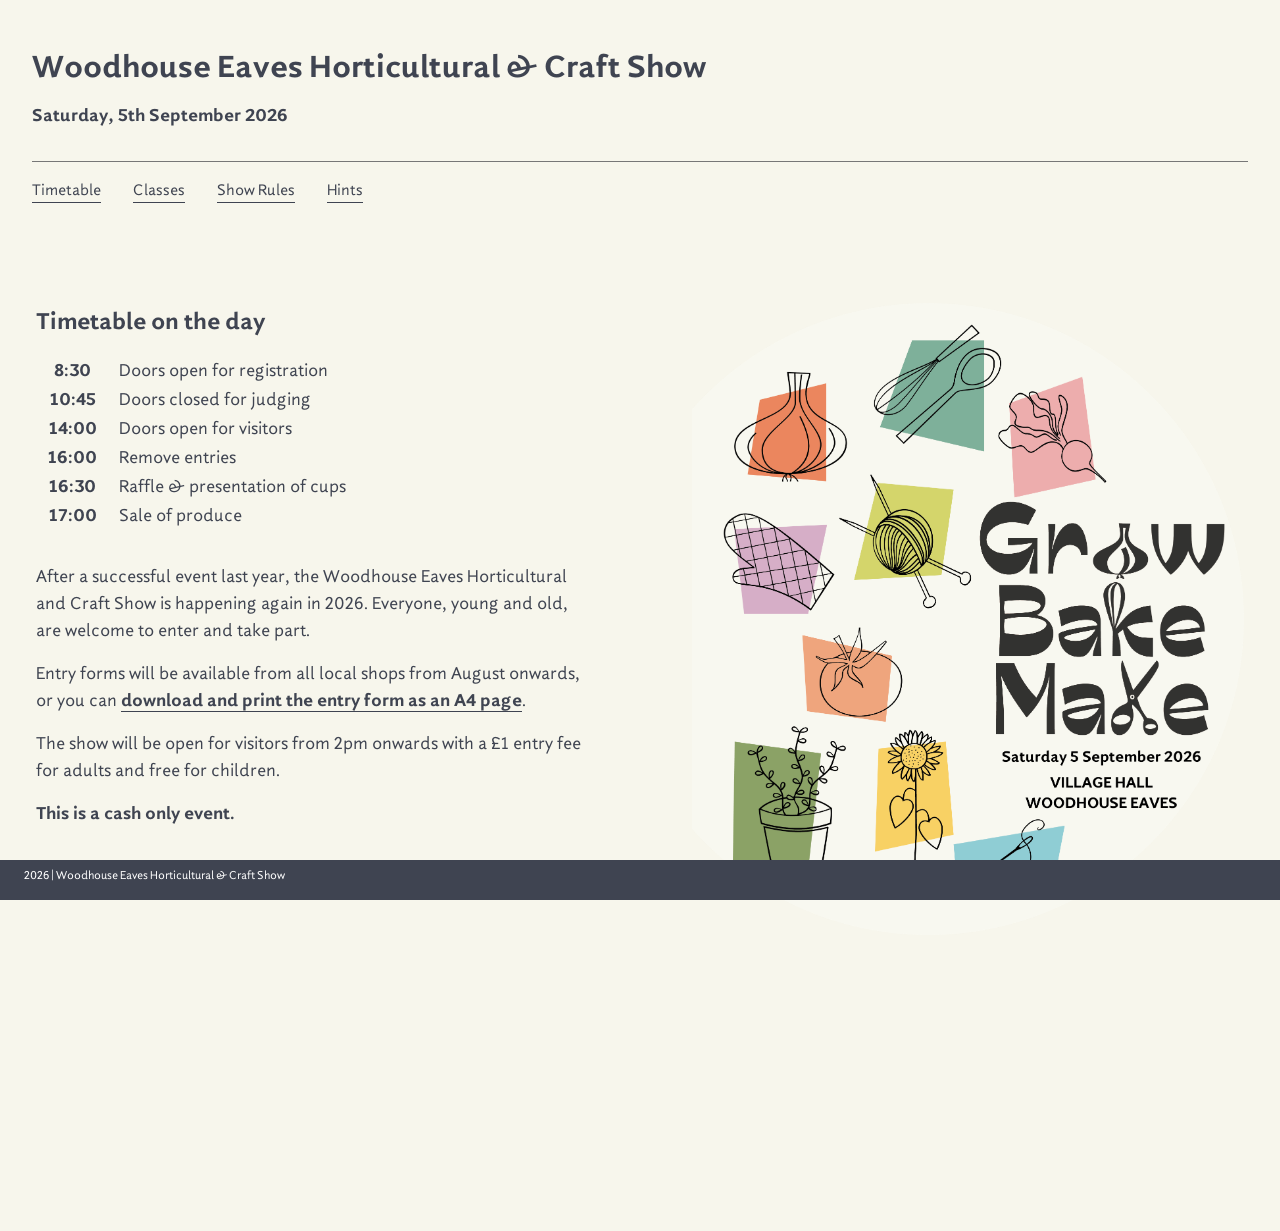
<file: index.html>
<!DOCTYPE html>
<html class="no-js">
<head>

	<meta charset="UTF-8" />
	<meta name="viewport" content="width=device-width, initial-scale=1.0">
    
    <title>Woodhouse Eaves Horticultural & Craft Show</title>    
    <link rel="stylesheet" href="css/screen.css?v=0.15" />        
</head>

<body>

<header>
    <h1><a href="index.html">Woodhouse Eaves Horticultural & Craft Show</a></h1>
    <p><strong>Saturday, 5th September 2026</strong></p>
    <hr>
	<nav>
		<ul>
            <li><a href="index.html">Timetable</a></li>
            <li><a href="classes.html">Classes</a></li>
            <li><a href="showrules.html">Show Rules</a></li>
            <li><a href="hints.html">Hints</a></li>
		</ul>
    </nav>
</header>

<section id="timetable">
	<h2>Timetable on the day</h2>
    <table>
        <tr><th>8:30</th> <td>Doors open for registration</td></tr>
        <tr><th>10:45</th><td>Doors closed for judging</td></tr>
        <tr><th>14:00</th><td>Doors open for visitors</td></tr>
        <tr><th>16:00</th><td>Remove entries</td></tr>
        <tr><th>16:30</th><td>Raffle & presentation of cups</td></tr>
        <tr><th>17:00</th><td>Sale of produce</td></tr>
    </table>
    <p>After a successful event last year, the Woodhouse Eaves Horticultural and Craft Show is happening again in 2026. Everyone, young and old, are welcome to enter and take part.</p>
    <p>Entry forms will be available from all local shops from August onwards, or you can <a href="assets/WEHS26-entryform.pdf" download"assets/WEHS26-entryform.pdf">download and print the entry form as an A4 page</a>.</p>
    <p>The show will be open for visitors from 2pm onwards with a £1 entry fee for adults and free for children. </p>
    <p><strong>This is a cash only event.</strong></p>
</section>
    
<figure class="poster">
    <img src="images/WEHS26-Poster.png" alt="Event poster">
</figure>

<footer>
   	<p>2026 | Woodhouse Eaves Horticultural & Craft Show</p>
</footer>

</body>
</html>
</file>
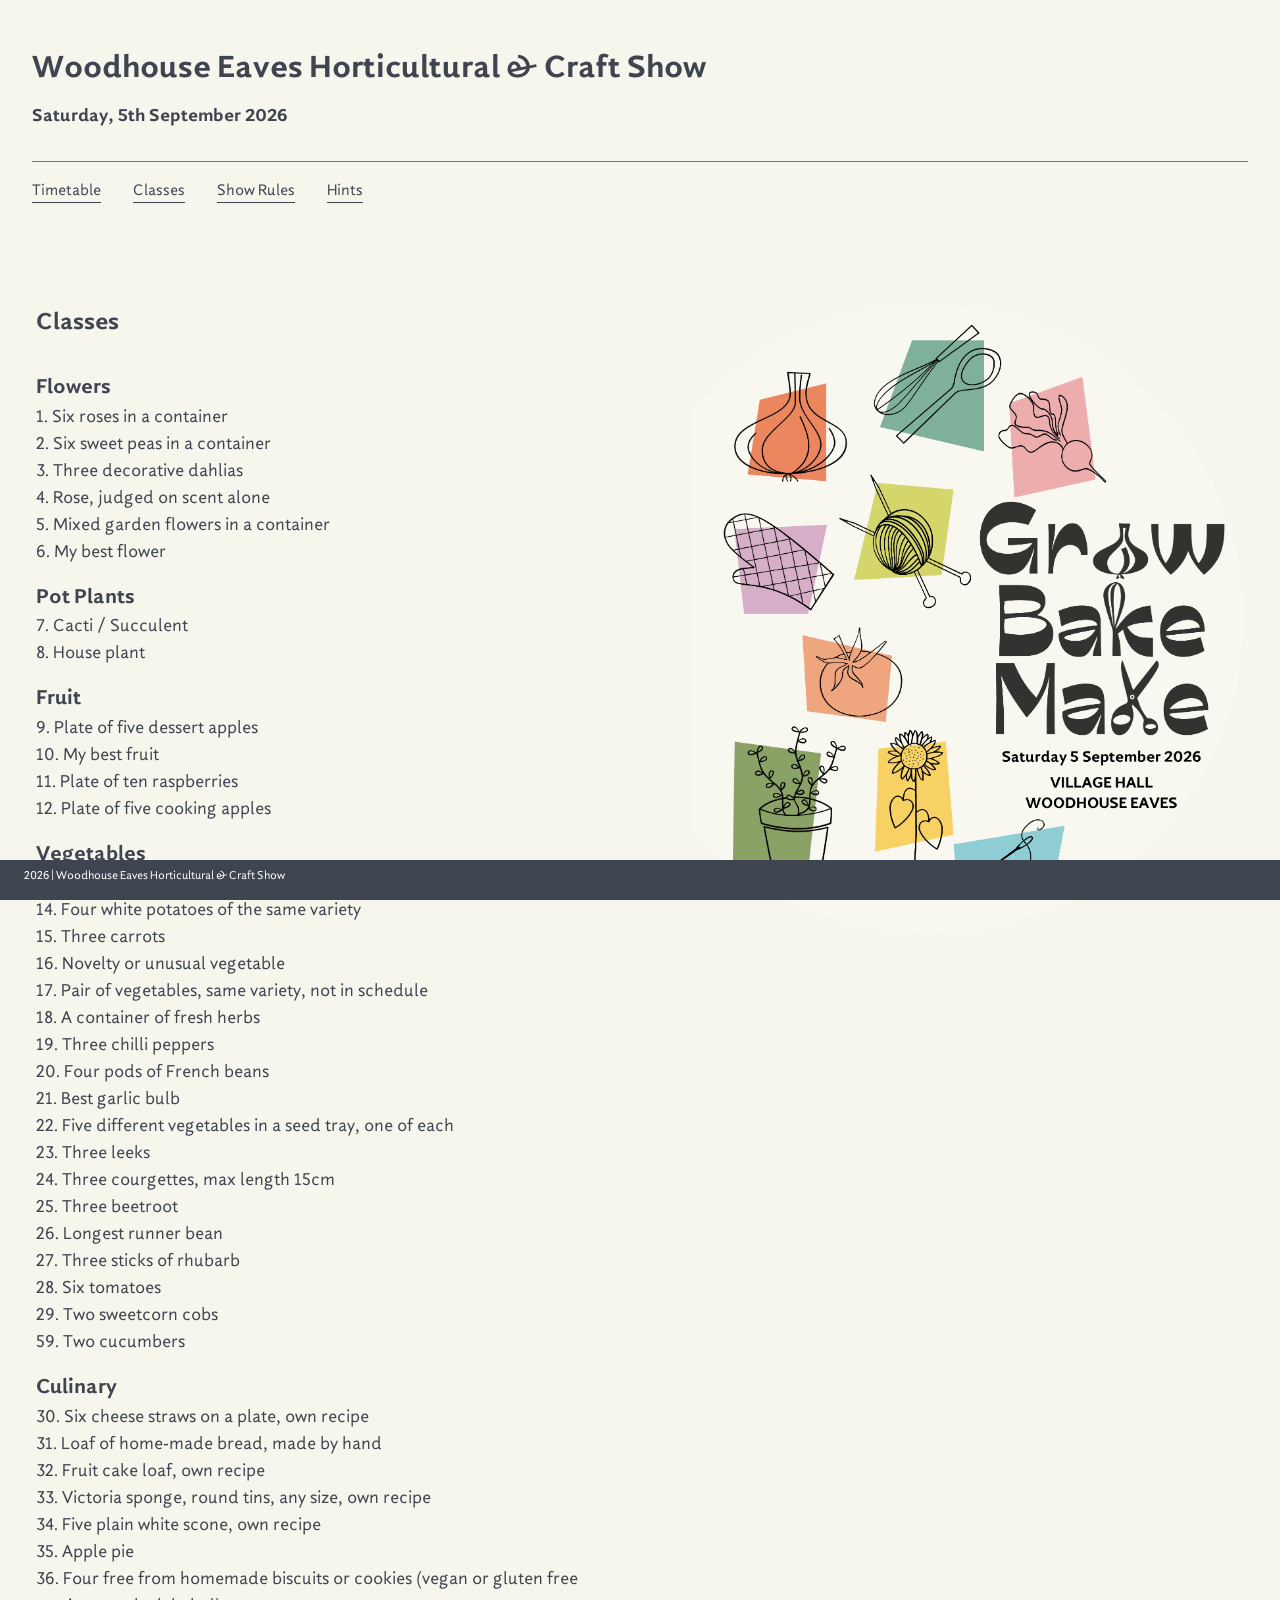
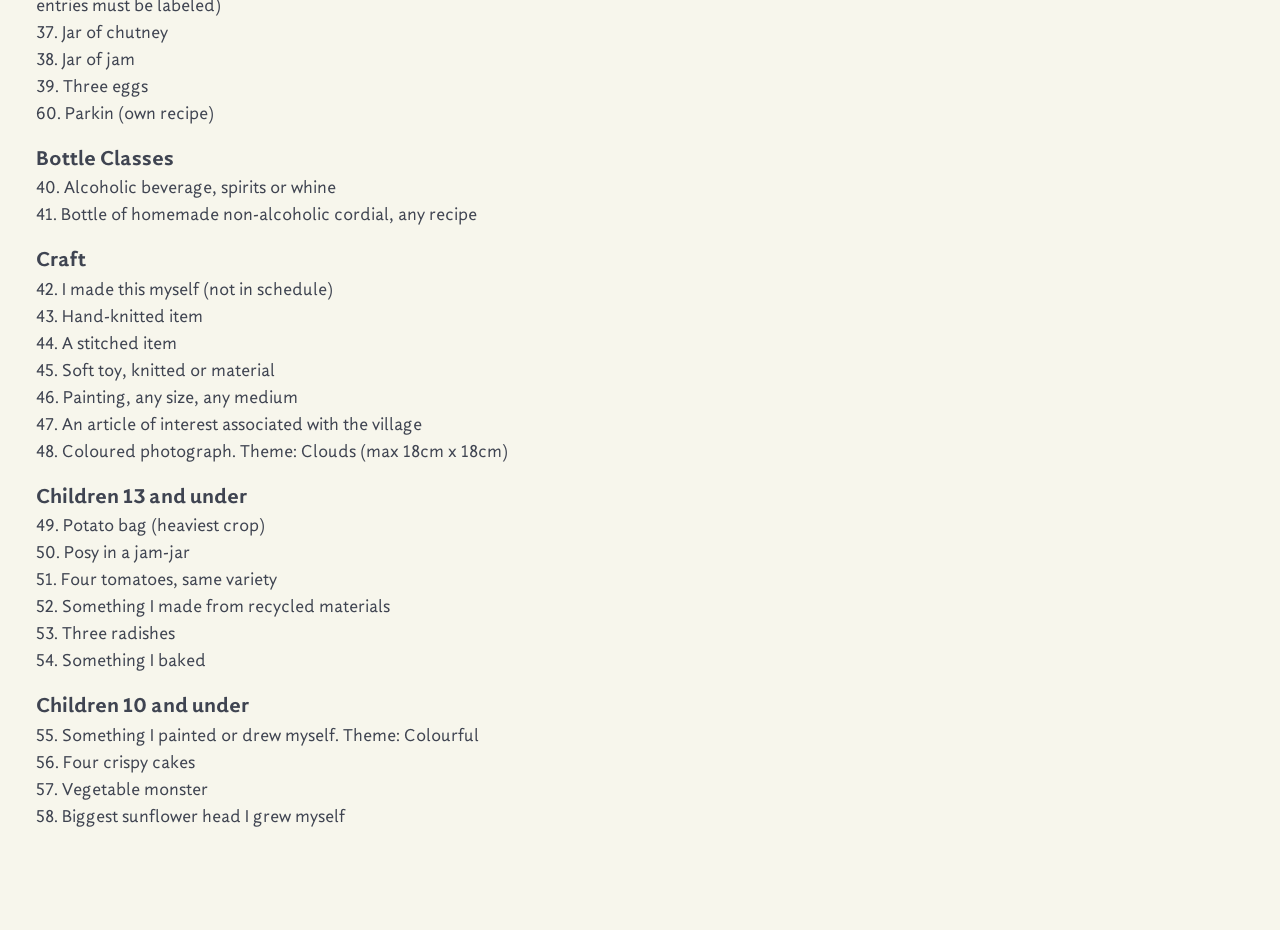
<file: classes.html>
<!DOCTYPE html>
<html class="no-js">
<head>

	<meta charset="UTF-8" />
	<meta name="viewport" content="width=device-width, initial-scale=1.0">
    
    <title>Woodhouse Eaves Horticultural & Craft Show</title>    
    <link rel="stylesheet" href="css/screen.css?v=0.15" />        
</head>

<body>

<header>
    <h1><a href="index.html">Woodhouse Eaves Horticultural & Craft Show</a></h1>
    <p><strong>Saturday, 5th September 2026</strong></p>
    <hr>
	<nav>
		<ul>
            <li><a href="index.html">Timetable</a></li>
            <li><a href="classes.html">Classes</a></li>
            <li><a href="showrules.html">Show Rules</a></li>
            <li><a href="hints.html">Hints</a></li>
		</ul>
    </nav>
</header>

<!-- Counter resets need to be one less then the target class number -->

<section id="classes">
	<h2>Classes</h2>
    <h3>Flowers</h3>
    <ol class="start">
        <li>Six roses in a container</li>
        <li>Six sweet peas in a container</li>
        <li>Three decorative dahlias</li>
        <li>Rose, judged on scent alone</li>
        <li>Mixed garden flowers in a container</li>
        <li>My best flower</li>
    </ol>
    <h3>Pot Plants</h3>
    <ol class="continue">
        <li>Cacti / Succulent</li>
        <li>House plant</li>
    </ol>
    <h3>Fruit</h3>
    <ol class="continue">
        <li>Plate of five dessert apples</li>
        <li>My best fruit</li>
        <li>Plate of ten raspberries</li>
        <li>Plate of five cooking apples</li>
    </ol>
    <h3>Vegetables</h3>
    <ol class="continue">
        <li>Three onions, each 250g or under</li>
        <li>Four white potatoes of the same variety</li>
        <li>Three carrots</li>
        <li>Novelty or unusual vegetable</li>
        <li>Pair of vegetables, same variety, not in schedule</li>
        <li>A container of fresh herbs</li>
        <li>Three chilli peppers</li>
        <li>Four pods of French beans</li>
        <li>Best garlic bulb</li>
        <li>Five different vegetables in a seed tray, one of each</li>
        <li>Three leeks</li>
        <li>Three courgettes, max length 15cm</li>
        <li>Three beetroot</li>
        <li>Longest runner bean</li>
        <li>Three sticks of rhubarb</li>
        <li>Six tomatoes </li>
        <li>Two sweetcorn cobs</li>
        <li style="counter-reset: classes 58;">Two cucumbers</li><!-- Reset to class 59 -->
    </ol>
    <h3>Culinary</h3>
    <ol class="continue" style="counter-reset: classes 29;">
        <li>Six cheese straws on a plate, own recipe</li>
        <li>Loaf of home-made bread, made by hand</li>
        <li>Fruit cake loaf, own recipe</li>
        <li>Victoria sponge, round tins, any size, own recipe</li>
        <li>Five plain white scone, own recipe</li>
        <li>Apple pie</li>
        <li>Four free from homemade biscuits or cookies (vegan or gluten free entries must be labeled)</li>
        <li>Jar of chutney</li>
        <li>Jar of jam</li>
        <li>Three eggs</li>
        <li style="counter-reset: classes 59;">Parkin (own recipe)</li><!-- Reset to class 60 -->
    </ol>
    <h3>Bottle Classes</h3>
    <ol class="continue" style="counter-reset: classes 39;">
        <li>Alcoholic beverage, spirits or whine</li>
        <li>Bottle of homemade non-alcoholic cordial, any recipe</li>
    </ol>
    <h3>Craft</h3>
    <ol class="continue" style="counter-reset: classes 41;">
        <li>I made this myself (not in schedule)</li>
        <li>Hand-knitted item</li>
        <li>A stitched item</li>
        <li>Soft toy, knitted or material</li>
        <li>Painting, any size, any medium</li>
        <li>An article of interest associated with the village</li>
        <li>Coloured photograph. Theme: Clouds (max 18cm x 18cm)</li>
    </ol>
    <h3>Children 13 and under</h3>
    <ol class="continue" style="counter-reset: classes 48;">
        <li>Potato bag (heaviest crop)</li>
        <li>Posy in a jam-jar</li>
        <li>Four tomatoes, same variety</li>
        <li>Something I made from recycled materials</li>
        <li>Three radishes</li>
        <li>Something I baked</li>
    </ol>
    <h3>Children 10 and under</h3>
    <ol class="continue" style="counter-reset: classes 54;">
        <li>Something I painted or drew myself. Theme: Colourful</li>
        <li>Four crispy cakes</li>
        <li>Vegetable monster</li>
        <li>Biggest sunflower head I grew myself</li>
    </ol>
</section>

<figure class="poster">
    <img src="images/WEHS26-Poster.png" alt="Event poster">
</figure>

<footer>
   	<p>2026 | Woodhouse Eaves Horticultural & Craft Show</p>
</footer>

</body>
</html>
</file>
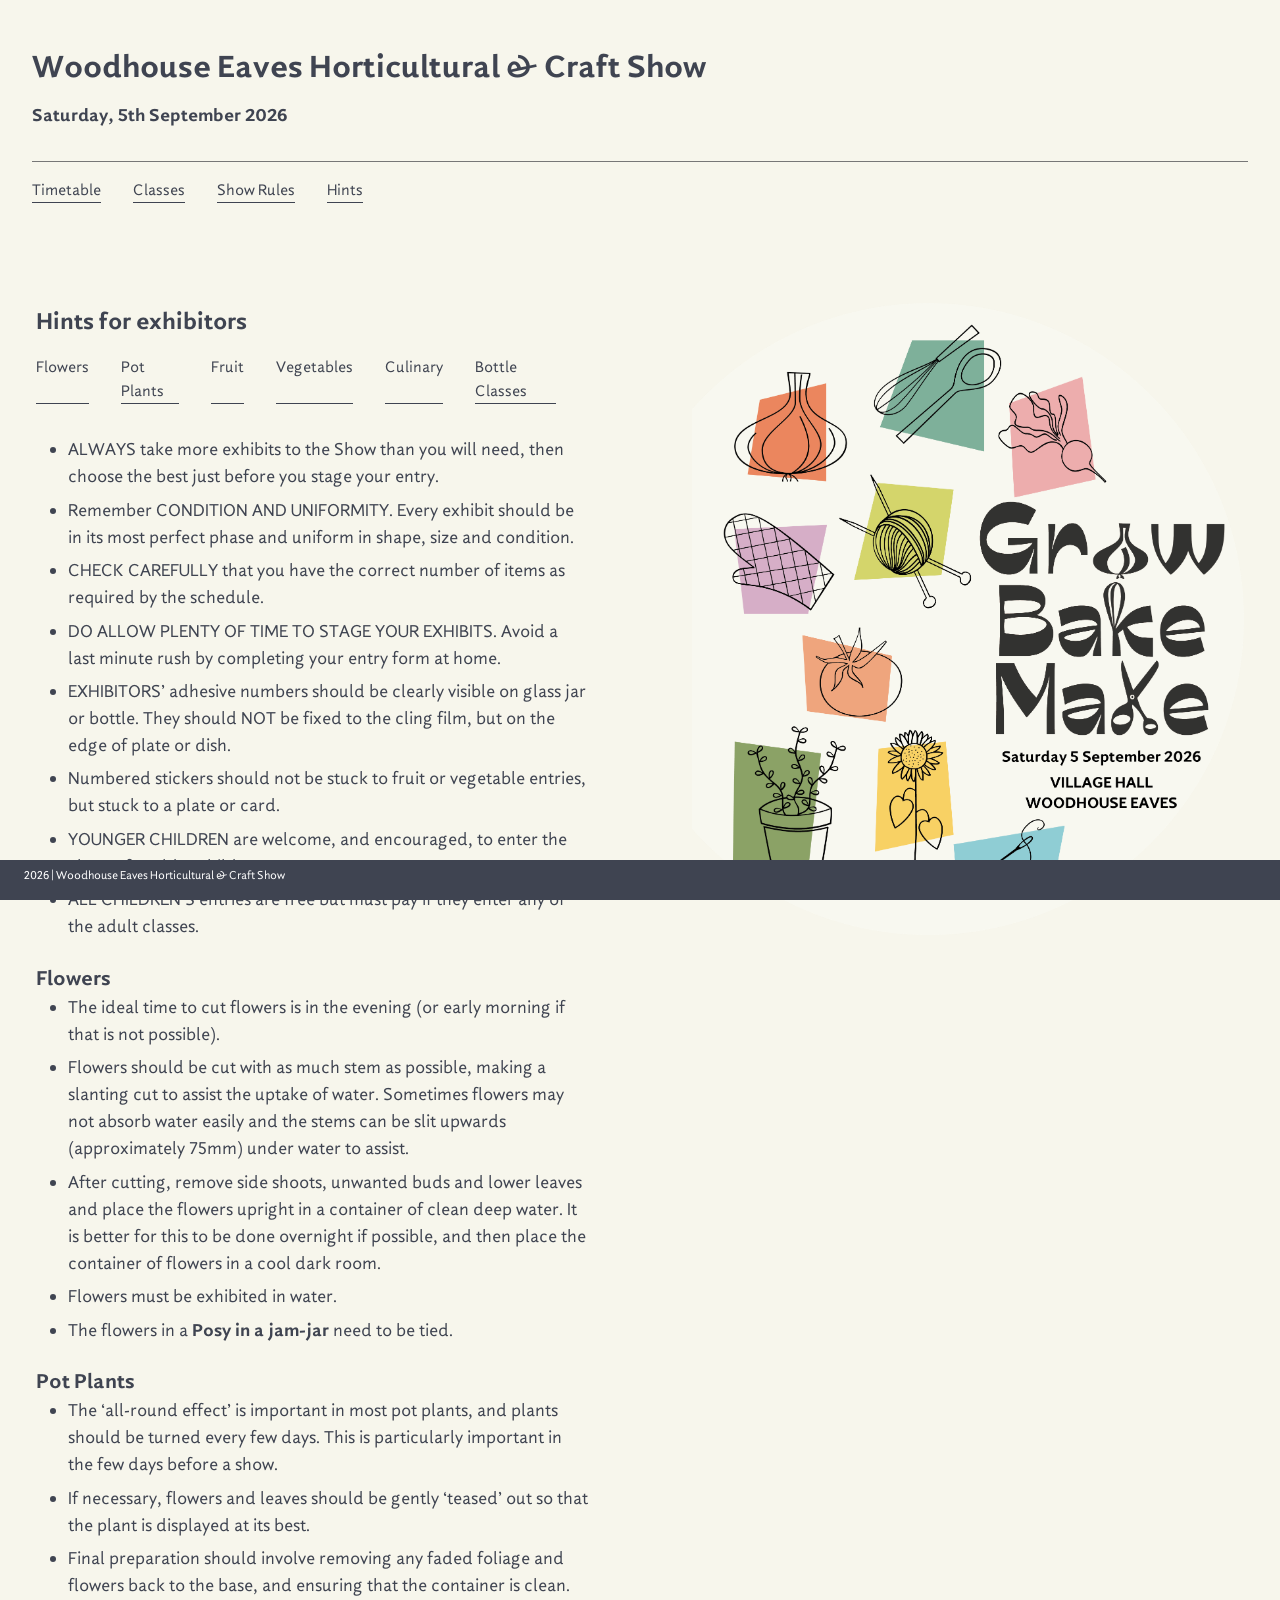
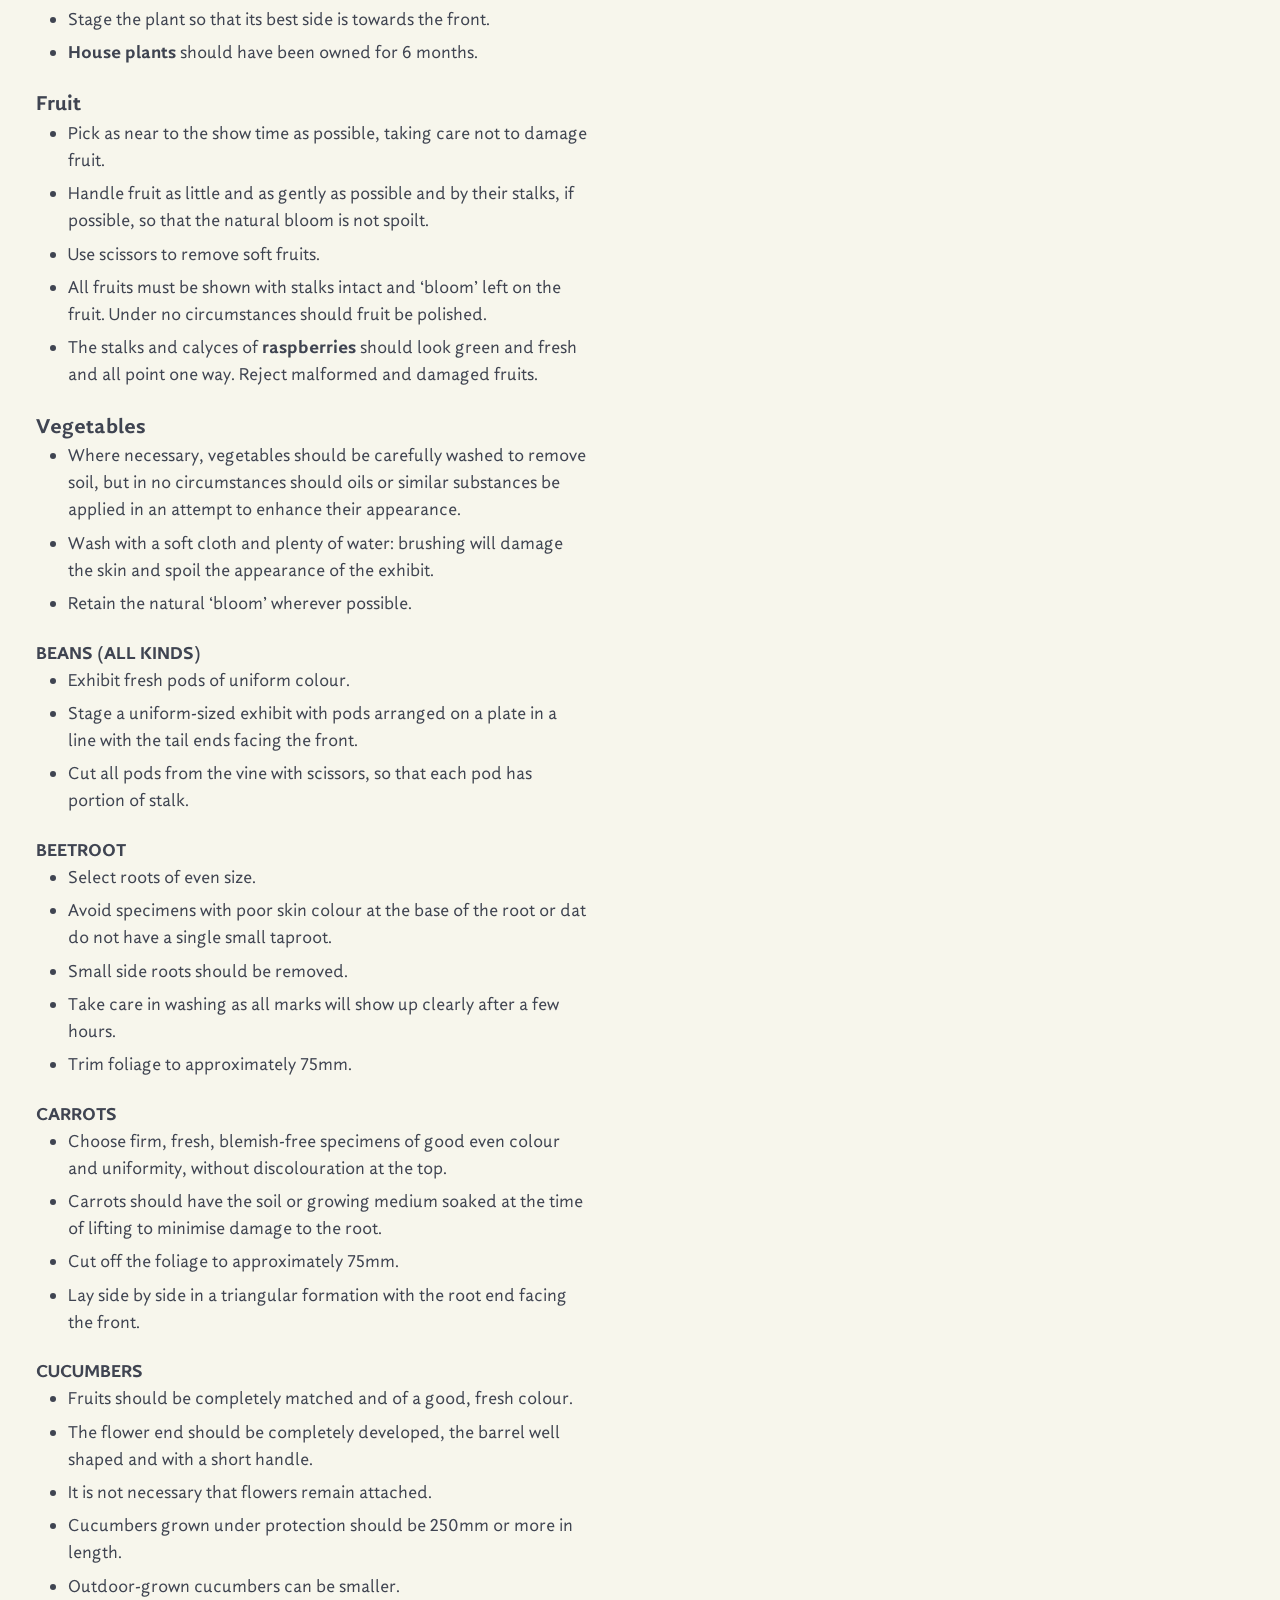
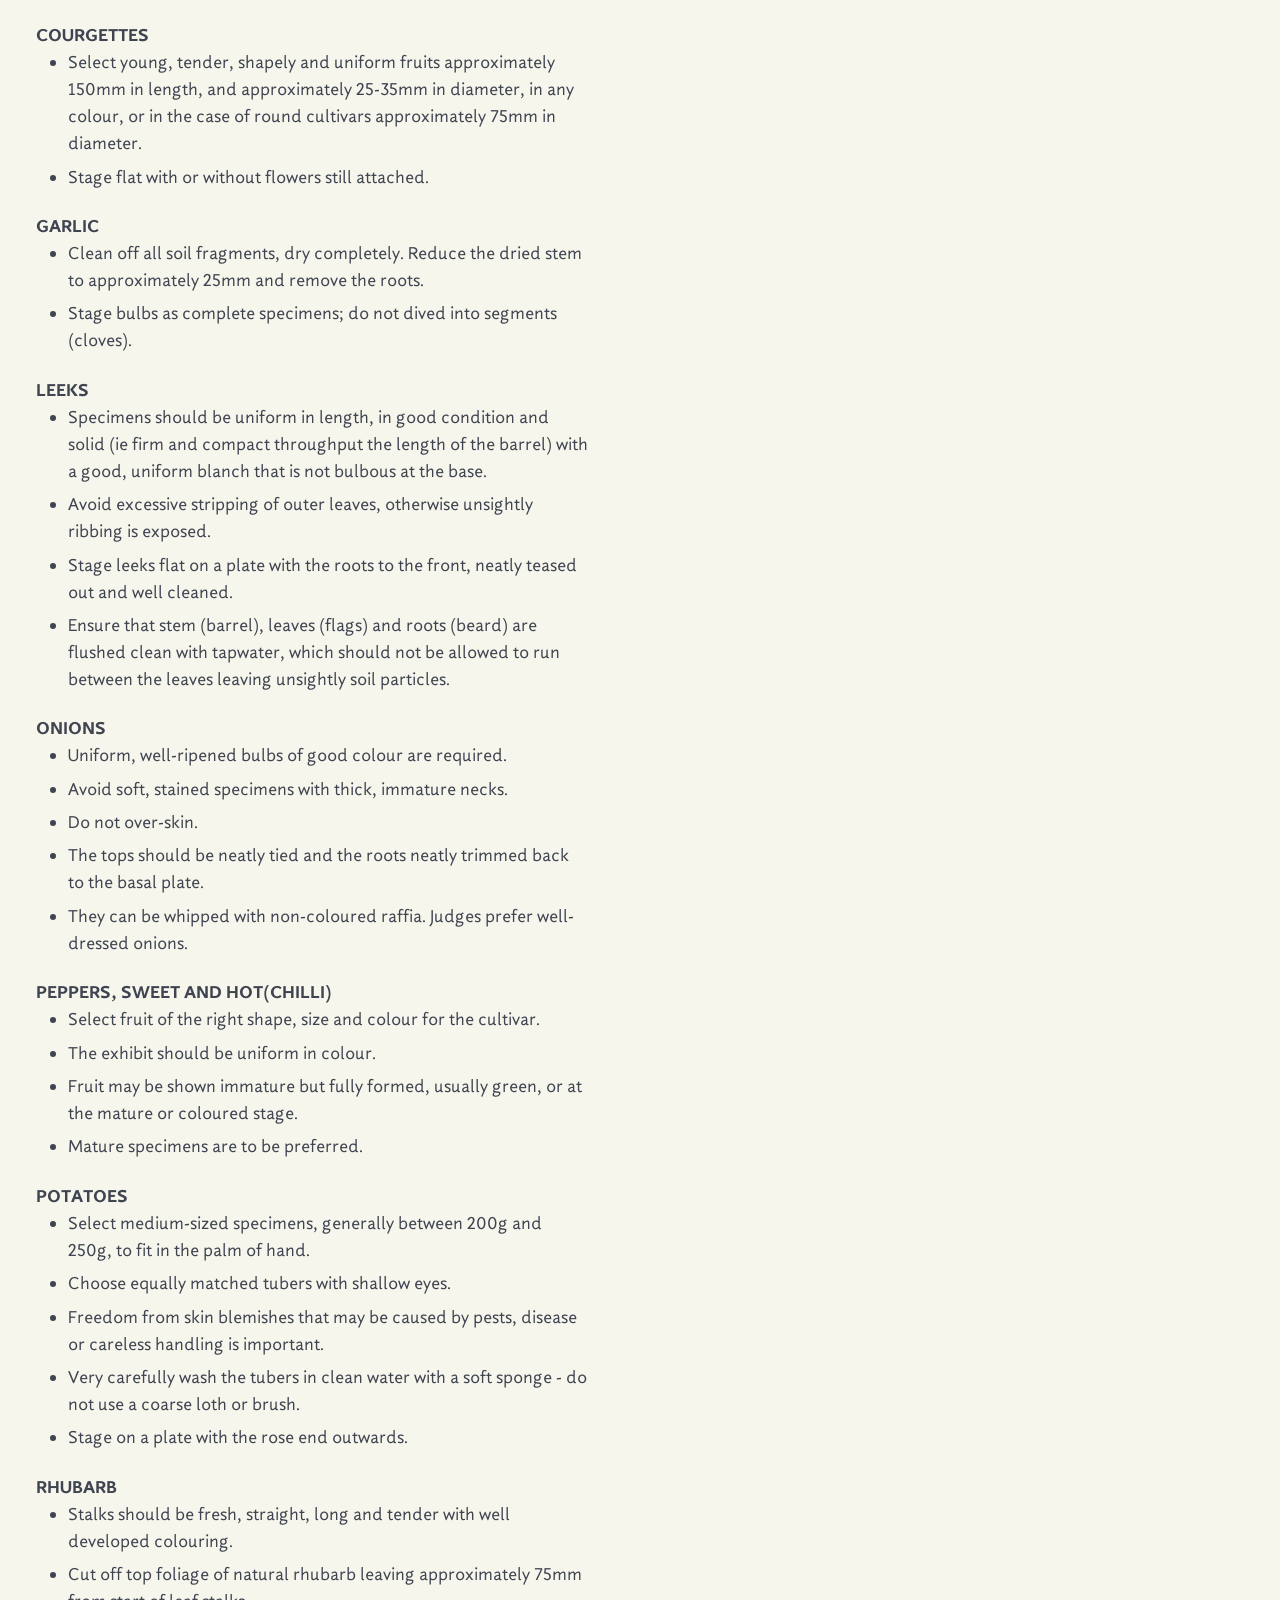
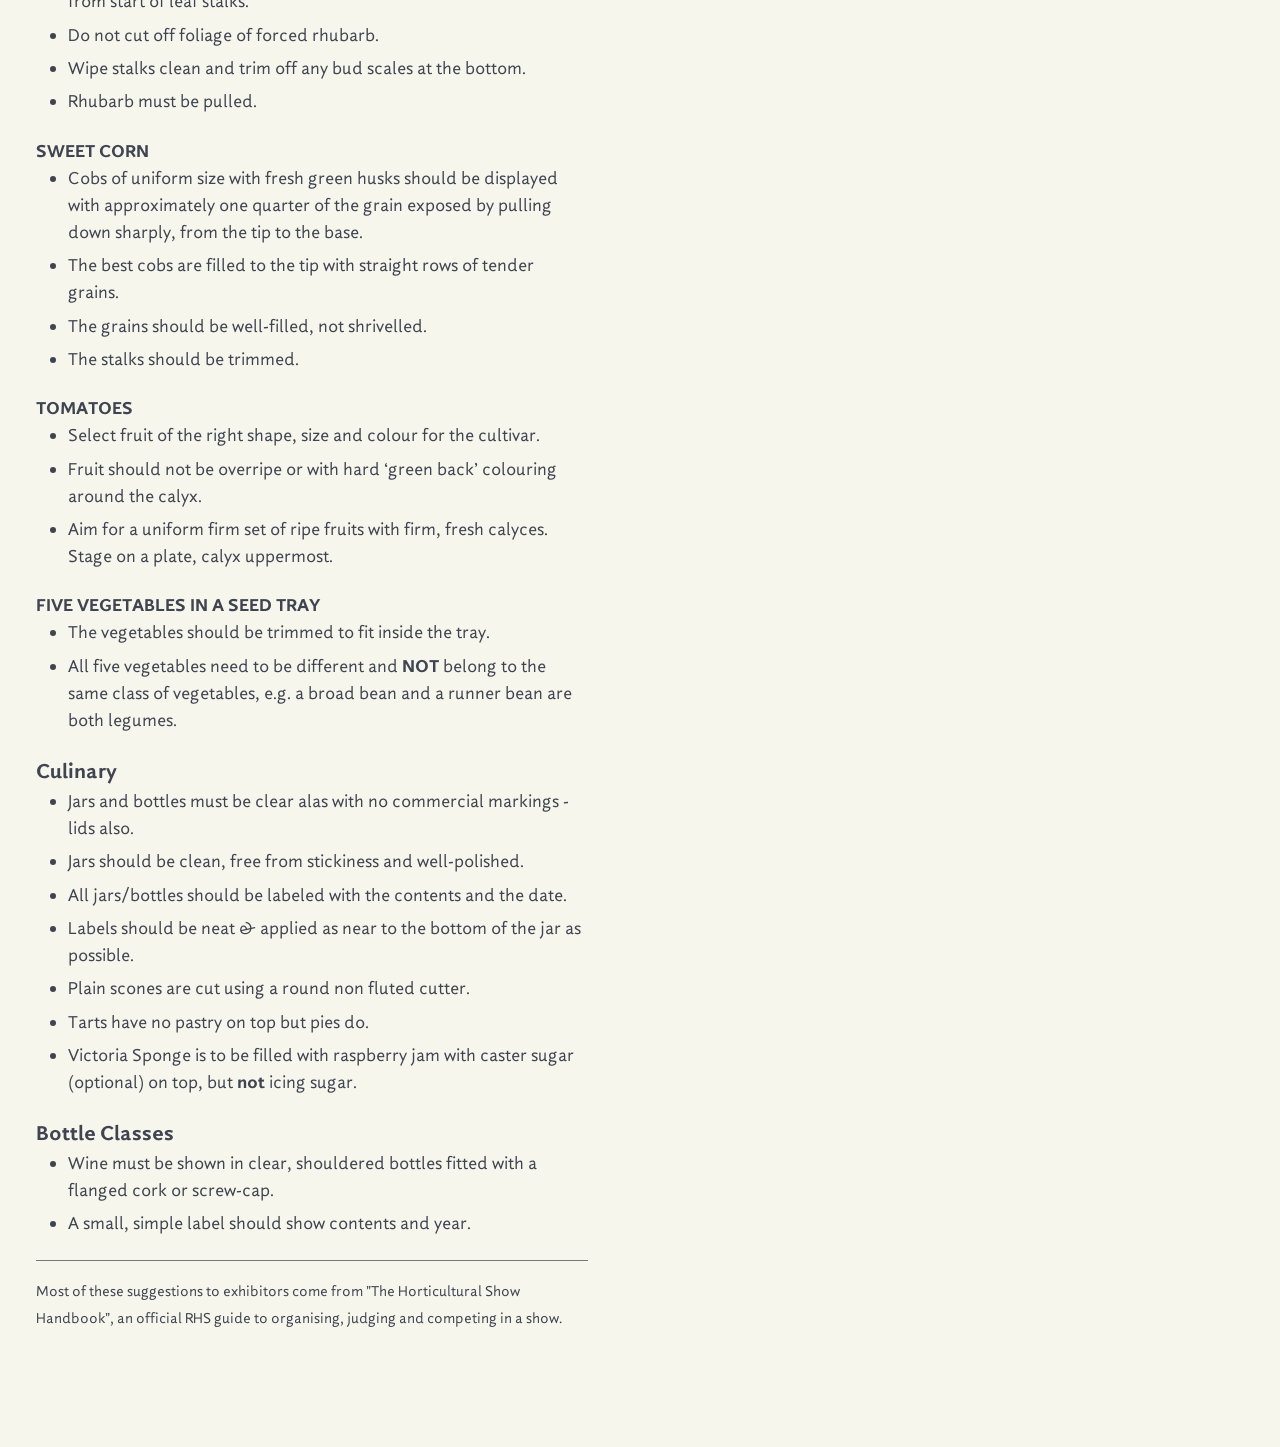
<file: hints.html>
<!DOCTYPE html>
<html class="no-js">
<head>

	<meta charset="UTF-8" />
	<meta name="viewport" content="width=device-width, initial-scale=1.0">
    
    <title>Woodhouse Eaves Horticultural & Craft Show</title>    
    <link rel="stylesheet" href="css/screen.css?v=0.15" />        
</head>

<body>

<header>
    <h1><a href="index.html">Woodhouse Eaves Horticultural & Craft Show</a></h1>
    <p><strong>Saturday, 5th September 2026</strong></p>
    <hr>
	<nav>
		<ul>
            <li><a href="index.html">Timetable</a></li>
            <li><a href="classes.html">Classes</a></li>
            <li><a href="showrules.html">Show Rules</a></li>
            <li><a href="hints.html">Hints</a></li>
		</ul>
    </nav>
</header>

<section id="hints">
	<h2>Hints for exhibitors</h2>
    <nav>
        <ul>
            <li><a href="#flowers">Flowers</a></li>
            <li><a href="#potplants">Pot Plants</a></li>
            <li><a href="#fruit">Fruit</a></li>
            <li><a href="#vegetables">Vegetables</a></li>
            <li><a href="#culinary">Culinary</a></li>
            <li><a href="#bottleclasses">Bottle Classes</a></li>
        </ul>
    </nav>

    <ul>
        <li>ALWAYS take more exhibits to the Show than you will need, then choose the best just before you stage your entry.</li>
        <li>Remember CONDITION AND UNIFORMITY. Every exhibit should be in its most perfect phase and uniform in shape, size and condition.</li>
        <li>CHECK CAREFULLY that you have the correct number of items as required by the schedule.</li>
        <li>DO ALLOW PLENTY OF TIME TO STAGE YOUR EXHIBITS. Avoid a last minute rush by completing your entry form at home.</li>
        <li>EXHIBITORS’ adhesive numbers should be clearly visible on glass jar or bottle. They should NOT be fixed to the cling film, but on the edge of plate or dish.</li>
        <li>Numbered stickers should not be stuck to fruit or vegetable entries, but stuck to a plate or card.</li>
        <li>YOUNGER CHILDREN are welcome, and encouraged, to enter the classes for older children.</li>
        <li>ALL CHILDREN’S entries are free but must pay if they enter any of the adult classes.</li>
    </ul>
    
    <article id="flowers">
        <h3>Flowers</h3>
        <ul>
            <li>The ideal time to cut flowers is in the evening (or early morning if that is not possible).</li>
            <li>Flowers should be cut with as much stem as possible, making a slanting cut to assist the uptake of water. Sometimes flowers may not absorb water easily and the stems can be slit upwards (approximately 75mm) under water to assist.</li>
            <li>After cutting, remove side shoots, unwanted buds and lower leaves and place the flowers upright in a container of clean deep water. It is better for this to be done overnight if possible, and then place the container of flowers in a cool dark room. </li>
            <li>Flowers must be exhibited in water.</li>
            <li>The flowers in a <strong>Posy in a jam-jar</strong> need to be tied.</li>
        </ul>
    </article>
    
    <article id="potplants">
        <h3>Pot Plants</h3>
        <ul>
            <li>The ‘all-round effect’ is important in most pot plants, and plants should be turned every few days. This is particularly important in the few days before a show.</li>
            <li>If necessary, flowers and leaves should be gently ‘teased’ out so that the plant is displayed at its best.</li>
            <li>Final preparation should involve removing any faded foliage and flowers back to the base, and ensuring that the container is clean.</li>
            <li>Stage the plant so that its best side is towards the front.</li>
            <li><strong>House plants</strong> should have been owned for 6 months.</li>
        </ul>
    </article>
    
    <article id="fruit">
        <h3>Fruit</h3>
        <ul>
            <li>Pick as near to the show time as possible, taking care not to damage fruit.</li>
            <li>Handle fruit as little and as gently as possible and by their stalks, if possible, so that the natural bloom is not spoilt.</li>
            <li>Use scissors to remove soft fruits.</li>
            <li>All fruits must be shown with stalks intact and ‘bloom’ left on the fruit. Under no circumstances should fruit be polished.</li>
            <li>The stalks and calyces of <strong>raspberries</strong> should look green and fresh and all point one way. Reject malformed and damaged fruits. </li>
        </ul>
    </article>
    
    <article id="vegetables">
        <h3>Vegetables</h3>
        <ul>
            <li>Where necessary, vegetables should be carefully washed to remove soil, but in no circumstances should oils or similar substances be applied in an attempt to enhance their appearance.</li>
            <li>Wash with a soft cloth and plenty of water: brushing will damage the skin and spoil the appearance of the exhibit.</li>
            <li>Retain the natural ‘bloom’ wherever possible. </li>
        </ul>
        
        <h4>Beans (all kinds)</h4>
        <ul>
            <li>Exhibit fresh pods of uniform colour.</li>
            <li>Stage a uniform-sized exhibit with pods arranged on a plate in a line with the tail ends facing the front.</li>
            <li>Cut all pods from the vine with scissors, so that each pod has  portion of stalk.</li>
        </ul>
        
        <h4>Beetroot</h4>
        <ul>
           <li>Select roots of even size.</li>
           <li>Avoid specimens with poor skin colour at the base of the root or dat do not have a single small taproot.</li>
           <li>Small side roots should be removed.</li>
           <li>Take care in washing as all marks will show up clearly after a few hours.</li>
           <li>Trim foliage to approximately 75mm.</li>
        </ul>
        
        <h4>Carrots</h4>
        <ul>
            <li>Choose firm, fresh, blemish-free specimens of good even colour and uniformity, without discolouration at the top.</li>
            <li>Carrots should have the soil or growing medium soaked at the time of lifting to minimise damage to the root.</li>
            <li>Cut off the foliage to approximately 75mm.</li>
            <li>Lay side by side in a triangular formation with the root end facing the front.</li>
        </ul>
        
        <h4>Cucumbers</h4>
        <ul>
            <li>Fruits should be completely matched and of a good, fresh colour.</li>
            <li>The flower end should be completely developed, the barrel well shaped and with a short handle.</li>
            <li>It is not necessary that flowers remain attached.</li>
            <li>Cucumbers grown under protection should be 250mm or more in length.</li>
            <li>Outdoor-grown cucumbers can be smaller.</li>
        </ul>

        <h4>Courgettes</h4>
        <ul>
            <li>Select young, tender, shapely and uniform fruits approximately 150mm in length, and approximately 25-35mm in diameter, in any colour, or in the case of round cultivars approximately 75mm in diameter.</li>
            <li>Stage flat with or without flowers still attached.</li>
        </ul>
        
        <h4>Garlic</h4>
        <ul>
            <li>Clean off all soil fragments, dry completely. Reduce the dried stem to approximately 25mm and remove the roots.</li>
            <li>Stage bulbs as complete specimens; do not dived into segments (cloves).</li>
        </ul>
        
        <h4>Leeks</h4>
        <ul>
            <li>Specimens should be uniform in length, in good condition and solid (ie  firm and compact throughput the length of the barrel) with a good, uniform blanch that is not bulbous at the base.</li>
            <li>Avoid excessive stripping of outer leaves, otherwise unsightly ribbing is exposed.</li>
            <li>Stage leeks flat on a plate with the roots to the front, neatly teased out and well cleaned.</li>
            <li>Ensure that stem (barrel), leaves (flags) and roots (beard) are flushed clean with tapwater, which should not be allowed to run between the leaves leaving unsightly soil particles.</li>
        </ul>
        
        <h4>Onions</h4>
        <ul>
            <li>Uniform, well-ripened bulbs of good colour are required.</li>
            <li>Avoid soft, stained specimens with thick, immature necks.</li>
            <li>Do not over-skin.</li>
            <li>The tops should be neatly tied and the roots neatly trimmed back to the basal plate.</li></li>
            <li>They can be whipped with non-coloured raffia. Judges prefer well-dressed onions.</li>
        </ul>
        
        <h4>Peppers, sweet and hot(chilli)</h4>
        <ul>
            <li>Select fruit of the right shape, size and colour for the cultivar.</li>
            <li>The exhibit should be uniform in colour.</li>
            <li>Fruit may be shown immature but fully formed, usually green, or at the mature or coloured stage.</li>
            <li>Mature specimens are to be preferred. </li>
        </ul>
        
        <h4>Potatoes</h4>
        <ul>
            <li>Select medium-sized specimens, generally between 200g and 250g, to fit in the palm of hand.</li>
            <li>Choose equally matched tubers with shallow eyes.</li>
            <li>Freedom from skin blemishes that may be caused by pests, disease or careless handling is important.</li>
            <li>Very carefully wash the tubers in clean water with a soft sponge - do not use a coarse loth or brush.</li>
            <li>Stage on a plate with the rose end outwards.</li>
        </ul>
        
        <h4>Rhubarb</h4>
        <ul>
            <li>Stalks should be fresh, straight, long and tender with well developed colouring.</li>
            <li>Cut off top foliage of natural rhubarb leaving approximately 75mm from start of leaf stalks.</li>
            <li>Do not cut off foliage of forced rhubarb.</li>
            <li>Wipe stalks clean and trim off any bud scales at the bottom. </li>
            <li>Rhubarb must be pulled.</li>
        </ul>
        
        <h4>Sweet corn</h4>
        <ul>
            <li>Cobs of uniform size with fresh green husks should be displayed with approximately one quarter of the grain exposed by pulling down sharply, from the tip to the base.</li>
            <li>The best cobs are filled to the tip with straight rows of tender grains.</li>
            <li>The grains should be well-filled, not shrivelled.</li>
            <li>The stalks should be trimmed.</li>
        </ul>
        
        <h4>Tomatoes</h4>
        <ul>
            <li>Select fruit of the right shape, size and colour for the cultivar.</li>
            <li>Fruit should not be overripe or with hard ‘green back’ colouring around the calyx.</li>
            <li>Aim for a uniform firm set of ripe fruits with firm, fresh calyces. Stage on a plate, calyx uppermost.</li>
        </ul>
        
        <h4>Five vegetables in a seed tray</h4>
        <ul>
            <li>The vegetables should be trimmed to fit inside the tray.</li>
            <li>All five vegetables need to be different and <strong>NOT</strong> belong to the same class of vegetables, e.g. a broad bean and a runner bean are both legumes. </li>
        </ul>
    </article>
    
    <article id="culinary">
        <h3>Culinary</h3>
        <ul>
            <li>Jars and bottles must be clear alas with no commercial markings - lids also.</li>
            <li>Jars should be clean, free from stickiness and well-polished.</li>
            <li>All jars/bottles should be labeled with the contents and the date.</li>
            <li>Labels should be neat & applied as near to the bottom of the jar as possible.</li>
            <li>Plain scones are cut using a round non fluted cutter.</li>
            <li>Tarts have no pastry on top but pies do.</li>
            <li>Victoria Sponge is to be filled with raspberry jam with caster sugar (optional) on top, but <strong>not</strong> icing sugar.</li>
        </ul>
    </article>
    
    <article id="bottleclasses">
        <h3>Bottle Classes</h3>
        <ul>
            <li>Wine must be shown in clear, shouldered bottles fitted with a flanged cork or screw-cap.</li>
           <li>A small, simple label should show contents and year.</li>
        </ul>
    </article>
    
    <hr>
    <p><small>Most of these suggestions to exhibitors come from "The Horticultural Show Handbook", an official RHS guide to organising, judging and competing in a show.</small></p>
</section>

<figure class="poster">
    <img src="images/WEHS26-Poster.png" alt="Event poster">
</figure>

<footer>
   	<p>2026 | Woodhouse Eaves Horticultural & Craft Show</p>
</footer>

</body>
</html>
</file>
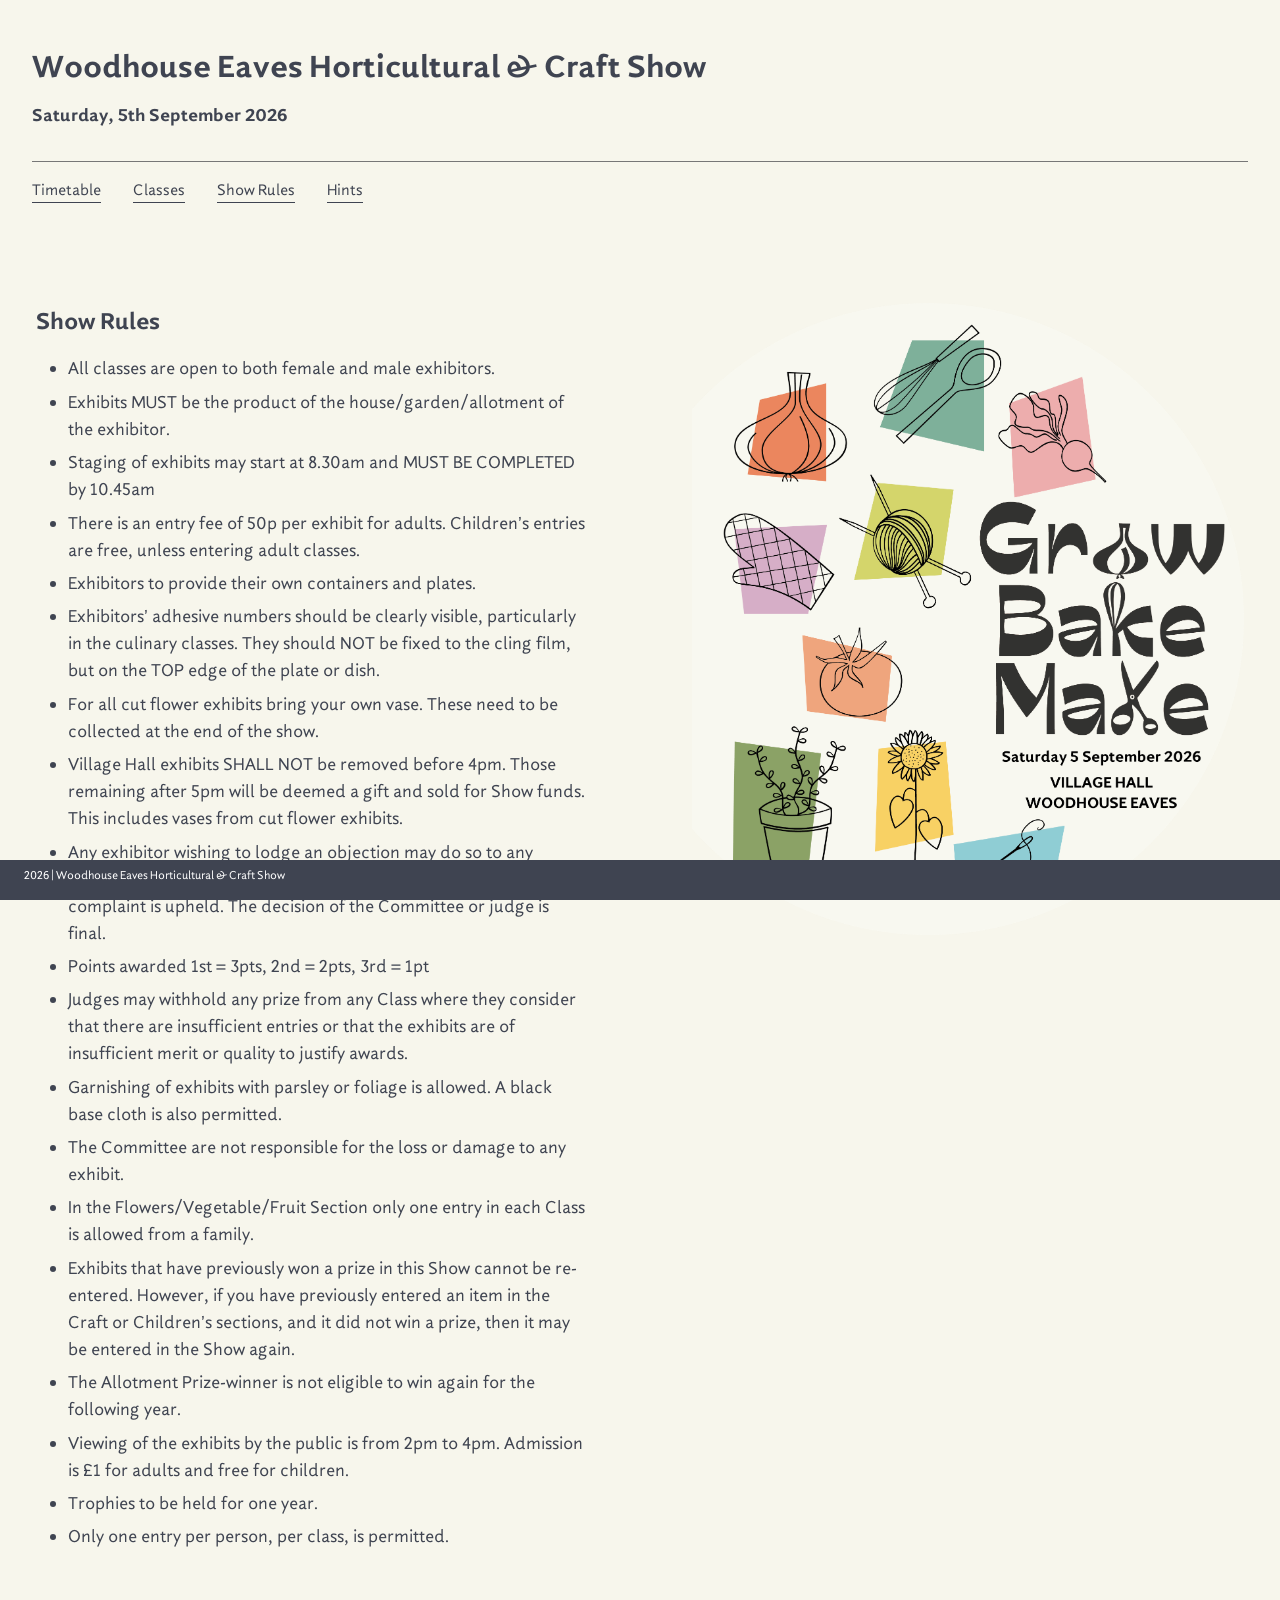
<file: showrules.html>
<!DOCTYPE html>
<html class="no-js">
<head>

	<meta charset="UTF-8" />
	<meta name="viewport" content="width=device-width, initial-scale=1.0">
    
    <title>Woodhouse Eaves Horticultural & Craft Show</title>    
    <link rel="stylesheet" href="css/screen.css?v=0.15" />        
</head>

<body>

<header>
    <h1><a href="index.html">Woodhouse Eaves Horticultural & Craft Show</a></h1>
    <p><strong>Saturday, 5th September 2026</strong></p>
    <hr>
	<nav>
		<ul>
            <li><a href="index.html">Timetable</a></li>
            <li><a href="classes.html">Classes</a></li>
            <li><a href="showrules.html">Show Rules</a></li>
            <li><a href="hints.html">Hints</a></li>
		</ul>
    </nav>
</header>

<section id="showrules">
	<h2>Show Rules</h2>
	<ul>
        <li>All classes are open to both female and male exhibitors.</li>
        <li>Exhibits MUST be the product of the house/garden/allotment of the exhibitor.</li>
        <li>Staging of exhibits may start at 8.30am and MUST BE COMPLETED by 10.45am</li>
        <li>There is an entry fee of 50p per exhibit for adults. Children's entries are free, unless entering adult classes.</li>
        <li>Exhibitors to provide their own containers and plates.</li>
        <li>Exhibitors' adhesive numbers should be clearly visible, particularly in the culinary classes. They should NOT be fixed to the cling film, but on the TOP edge of the plate or dish. </li>
        <li>For all cut flower exhibits bring your own vase. These need to be collected at the end of the show.</li>
        <li>Village Hall exhibits SHALL NOT be removed before 4pm. Those remaining after 5pm will be deemed a gift and sold for Show funds. This includes vases from cut flower exhibits.</li>
        <li>Any exhibitor wishing to lodge an objection may do so to any Committee Member before 3pm with a fee of £5, refunded if the complaint is upheld. The decision of the Committee or judge is final.</li>
        <li>Points awarded 1st = 3pts, 2nd = 2pts, 3rd = 1pt</li>
        <li>Judges may withhold any prize from any Class where they consider that there are insufficient entries or that the exhibits are of insufficient merit or quality to justify awards.</li>
        <li>Garnishing of exhibits with parsley or foliage is allowed. A black base cloth is also permitted.</li>
        <li>The Committee are not responsible for the loss or damage to any exhibit.</li>
        <li>In the Flowers/Vegetable/Fruit Section only one entry in each Class is allowed from a family.</li>
        <li>Exhibits that have previously won a prize in this Show cannot be re-entered. However, if you have previously entered an item in the Craft or Children's sections, and it did not win a prize, then it may be entered in the Show again.</li>
        <li>The Allotment Prize-winner is not eligible to win again for the following year.</li>
        <li>Viewing of the exhibits by the public is from 2pm to 4pm. Admission is £1 for adults and free for children.</li>
        <li>Trophies to be held for one year.</li>
        <li>Only one entry per person, per class, is permitted.</li>
    </ul>
</section>

<figure class="poster">
    <img src="images/WEHS26-Poster.png" alt="Event poster">
</figure>

<footer>
   	<p>2026 | Woodhouse Eaves Horticultural & Craft Show</p>
</footer>

</body>
</html>
</file>
<file: css/screen.css>
/*
Description: Show rules and information for the Woodhouse Eaves Horticultural & Craft Show
Author: Joke De Winter 
Author URI: https://www.jokedewinter.co.uk
Date: February 23, 2026
Type: screen.css
*/

@font-face {
  font-family: 'Ceruza';
  font-style: normal;
  font-weight: 400;
  src: local(''),
       url('../fonts/Ceruza-Micro-001-Regular.woff') format('woff'); 
}

@font-face {
  font-family: 'Ceruza';
  font-style: normal;
  font-weight: 700;
  src: local(''),
       url('../fonts/Ceruza-Micro-001-Bold.woff') format('woff'); 
}



:root {
    --base: 32px;
    
    --font-body: 'Ceruza', sans-serif;
    
    --col-text: #3f4451;
	--col-text-light: #9f9f9f;
	--col-text-reverse: #fff;
    
	--col-page: #f7f6ec;
    --col-border: #777;

    --col-yellow: #f5c951; 

}

/**
 * -------------------------------------------------------- 
 * Reset
 * -------------------------------------------------------- */

* { margin: 0; padding: 0; }

*, *:before, *:after { box-sizing: border-box; }
article, aside, details, figcaption, figure, footer, header, hgroup, menu, nav, section { display: block; }
nav ul li { list-style: none; }
nav ul li::before { content: "\200B"; }
@media screen and ( max-width: 37.49em ) { nav ul li  { margin-left: 0; } }


/**
 * -------------------------------------------------------- 
 * Global site settings
 * -------------------------------------------------------- */

html { font-size: 62.5%; }

body {
    margin: 0 auto;
    font-family: var(--font-body);
    font-size: 1.8rem;
    line-height: 1.5;
    overflow-x: hidden;
	
	background-color: var(--col-page);
	color: var(--col-text);
}

body > * { padding: 2em; }


/**
 * -------------------------------------------------------- 
 * Typography
 * -------------------------------------------------------- */

h1 {
	font-size: 3.2rem; 
    line-height: 1.2;
	padding: calc(var(--base) /2) 0; 
}

h2 {
	font-size: 2.4rem; 
	padding: 0 0 calc(var(--base) /2) 0; 
}

h3 {
    font-size: 2.1rem;
    margin-top: calc(var(--base) /2);
}

h4 {
    text-transform: uppercase;
    margin-top: calc(var(--base) /2);
}

p { padding: 0 0 calc(var(--base) /2) 0; }

hr {
    border: none;
    background-color: var(--col-border);
    height: 1px;
    margin: calc(var(--base) / 2) 0;
}

table { margin-bottom: var(--base); }
th, td { padding: 0 10px; }

#classes ol.start { counter-reset: classes; }
#classes li:before { content: counter(classes) ". "; }
#classes li { 
    counter-increment: classes;
    list-style-type: none;
}


section > ul,
article > ul { margin-left: var(--base); }

section > ul li,
article > ul li { padding-bottom: calc(var(--base) / 5); }

/**
 * -------------------------------------------------------- 
 * Links
 * -------------------------------------------------------- */

a {	
	color:inherit; 
	text-decoration:none; 
}

p a {
    font-weight: bold;
    border-bottom: 1px solid var(--col-text);
}

/**
 * -------------------------------------------------------- 
 * Header
 * -------------------------------------------------------- */

header {
	width: 100%;
	padding: var(--base); 
	background-color: var(--col-page);
}

nav ul li { font-size: 1.6rem; }

@media screen and ( max-width: 64.99em ) {

    nav ul li {
        border-bottom: 1px dashed var(--col-border);
        line-height: 2;
        padding-left: calc(var(--base) / 4);
    }

}


@media screen and ( min-width: 65em ) {
    
    nav ul { display: flex; }
    
    nav ul li { 
        margin-right: 2em; 
        border-bottom: 1px solid var(--col-text);
    }
    
    nav ul li:hover {
        color: #e78a5f;
        border-color: #e78a5f;
    }
}

/**
 * -------------------------------------------------------- 
 * Layout
 * -------------------------------------------------------- */

body {
    display: grid;
    grid-template-columns: 1fr 1fr;
    grid-template-areas:
        "header header"
        "section figure"
        "footer footer";
    grid-gap: var(--base);
}

@media screen and ( max-width: 47.99em ) { 
    body {
        grid-template-columns: 1fr;
        grid-template-areas:
            "header"
            "section"
            "figure"
            "footer";
    }
}

header { grid-area: header; }
section { grid-area: section; }
figure { grid-area: figure; }
footer { grid-area: footer; }

section	{
	/*width: 100%; */
    min-height: 100vh;
    margin-bottom: var(--base);
    /*background-color: var(--col-yellow);*/
}

section nav { margin-bottom: var(--base); }

/*@media screen and ( min-width: 65em ) { section > * { max-width: 60%; } }*/

figure img {
    max-width: 100%;
    width: fit-content;    
}

/**
 * -------------------------------------------------------- 
 * Footer
 * -------------------------------------------------------- */

footer {
	position: fixed; 
	bottom: 0; 
	width: 100%; 
	margin-top: 2em;
    padding: 0.5em 2em 0 2em;
	font-size: 1.2rem; 
	background-color: var(--col-text); 
	color: var(--col-text-reverse); 
}
</file>
